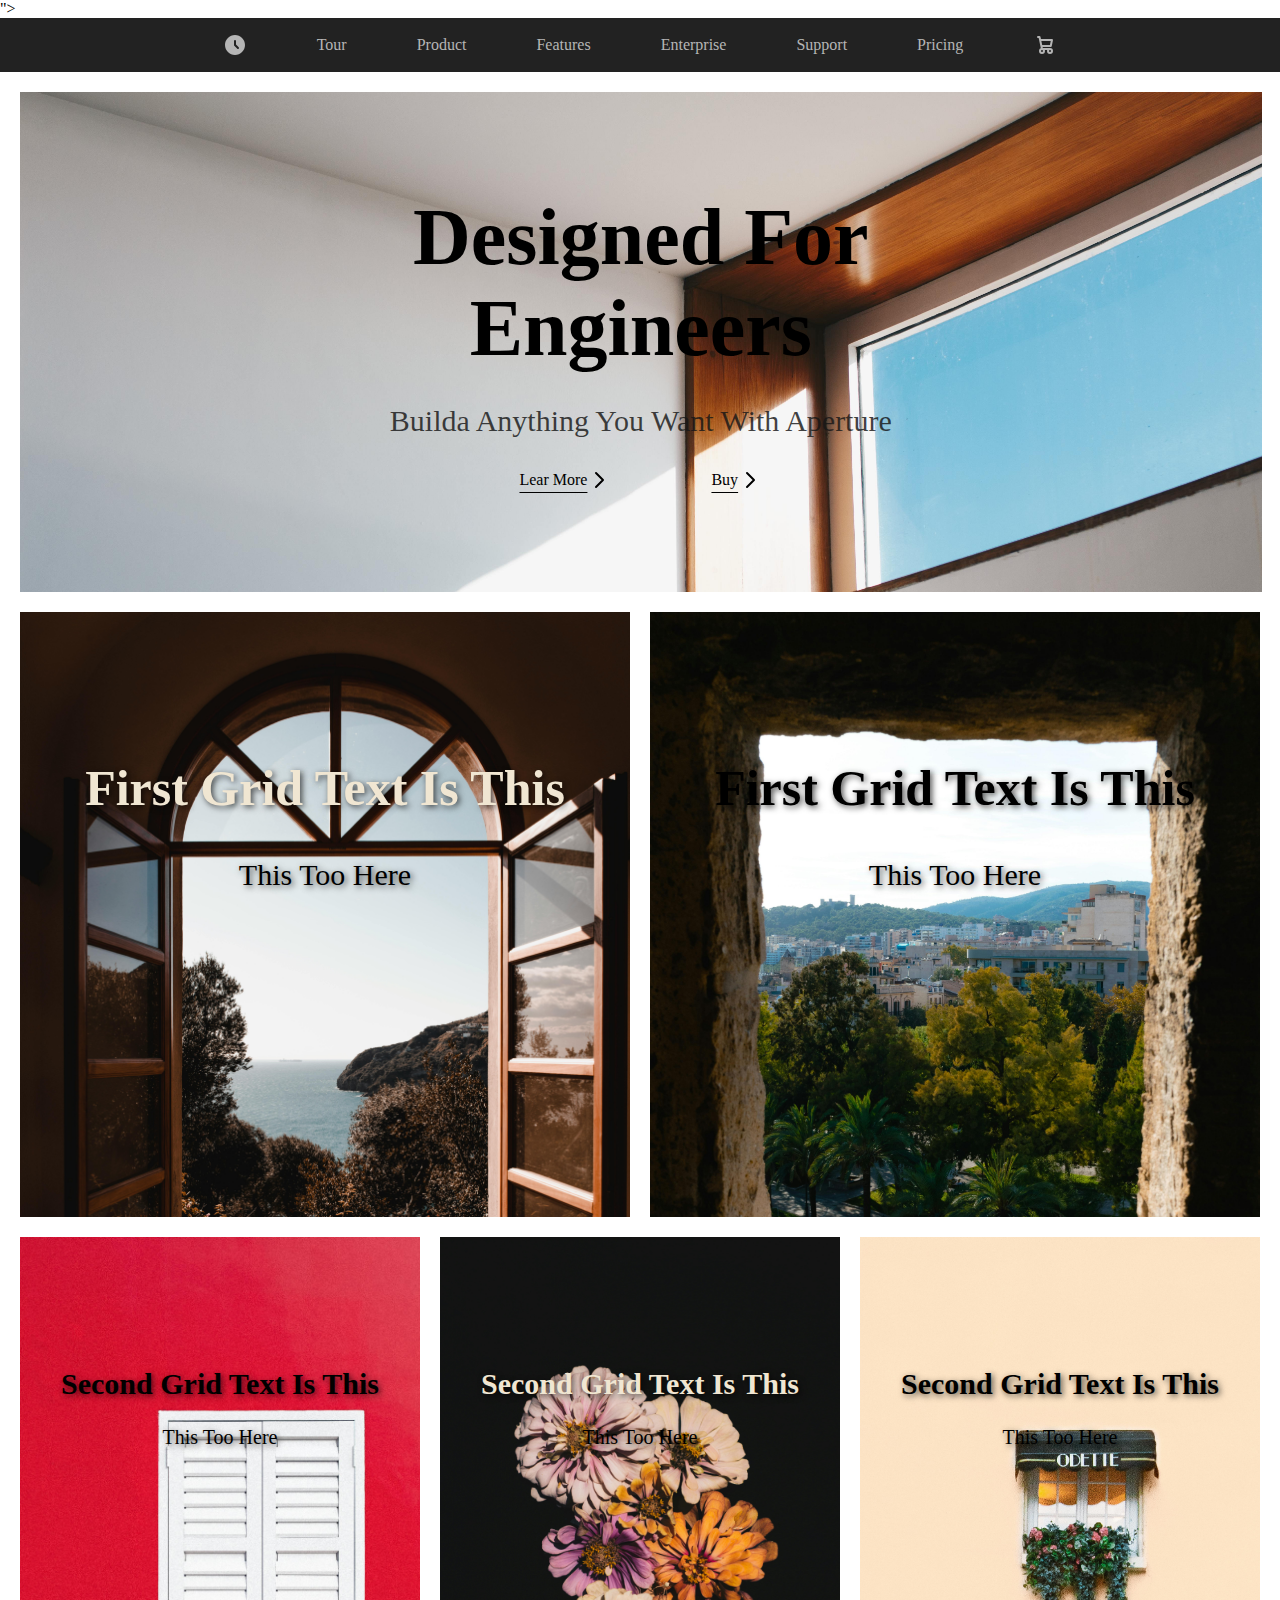
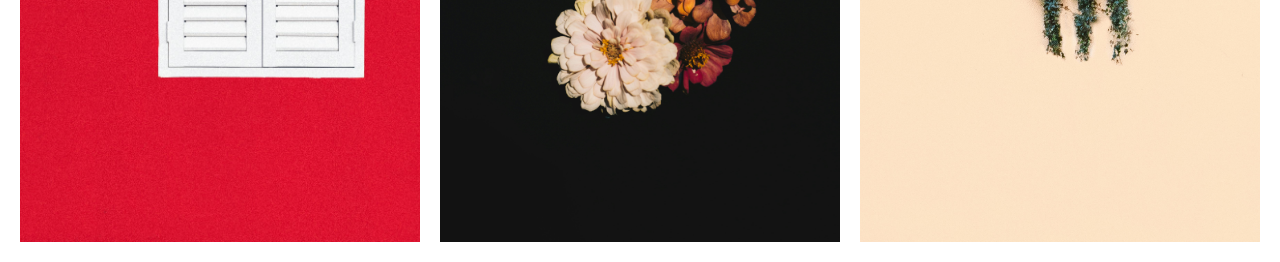
<file: index.html>
<!DOCTYPE html>
<html lang="en">
    <head>
        <meta charset="UTF-8">
        <meta name="viewport" content="width=device-width, initial-scale=1.0">
        <link rel="icon" href="https://img.icons8.com/material-rounded/24/clock.png" alt="clock"/>">
        <title>Clock</title>
        <link rel="stylesheet" href="style.css">
    </head>
    <body>
        <div class="header">
            <svg class="w-6 h-6 text-gray-800 dark:text-white"
                aria-hidden="true" xmlns="http://www.w3.org/2000/svg" width="24"
                height="24" fill="currentColor" viewBox="0 0 24 24">
                <path fill-rule="evenodd"
                    d="M2 12C2 6.477 6.477 2 12 2s10 4.477 10 10-4.477 10-10 10S2 17.523 2 12Zm11-4a1 1 0 1 0-2 0v4a1 1 0 0 0 .293.707l3 3a1 1 0 0 0 1.414-1.414L13 11.586V8Z"
                    clip-rule="evenodd" />
            </svg>

            <a href>tour</a>
            <a href>product</a>
            <a href>features</a>
            <a href>enterprise</a>
            <a href>support</a>
            <a href>pricing</a>
            <svg class="w-6 h-6 text-gray-800 dark:text-white"
                aria-hidden="true" xmlns="http://www.w3.org/2000/svg" width="24"
                height="24" fill="none" viewBox="0 0 24 24">
                <path stroke="currentColor" stroke-linecap="round"
                    stroke-linejoin="round" stroke-width="2"
                    d="M5 4h1.5L9 16m0 0h8m-8 0a2 2 0 1 0 0 4 2 2 0 0 0 0-4Zm8 0a2 2 0 1 0 0 4 2 2 0 0 0 0-4Zm-8.5-3h9.25L19 7H7.312" />
            </svg>
        </div>
        <div class="main">
            <h1>designed for <br>engineers</h1>
            <p>builda anything you want with aperture</p>
            <div class="contact">
                <a href="contact.html">lear more
                    <svg
                        class="w-6 h-6 text-gray-800 dark:text-white"
                        aria-hidden="true" xmlns="http://www.w3.org/2000/svg"
                        width="24" height="24" fill="none" viewBox="0 0 24 24">
                        <path stroke="currentColor" stroke-linecap="round"
                            stroke-linejoin="round" stroke-width="2"
                            d="m9 5 7 7-7 7" />
                    </svg>
                </a>
                <a href="contact.html">buy
                    <svg
                        class="w-6 h-6 text-gray-800 dark:text-white"
                        aria-hidden="true" xmlns="http://www.w3.org/2000/svg"
                        width="24" height="24" fill="none" viewBox="0 0 24 24">
                        <path stroke="currentColor" stroke-linecap="round"
                            stroke-linejoin="round" stroke-width="2"
                            d="m9 5 7 7-7 7" />
                    </svg>
                </a>
            </div>
        </div>
        <div class="twoImgGrid">
            <div class="one">
                <h2>first grid text is this</h2>
                <p>this too here</p>
            </div>
            <div class="two">
                <h2>first grid text is this</h2>
                <p>this too here</p>
            </div>
        </div>
        <div class="threImgGrid">
            <div class="three">
                <h2>second grid text is this</h2>
                <p>this too here</p>
            </div>
            <div class="four">
                <h2>second grid text is this</h2>
                <p>this too here</p>
            </div>
            <div class="five">
                <h2>second grid text is this</h2>
                <p>this too here</p>
            </div>
        </div>
    </body>
</html>
</file>
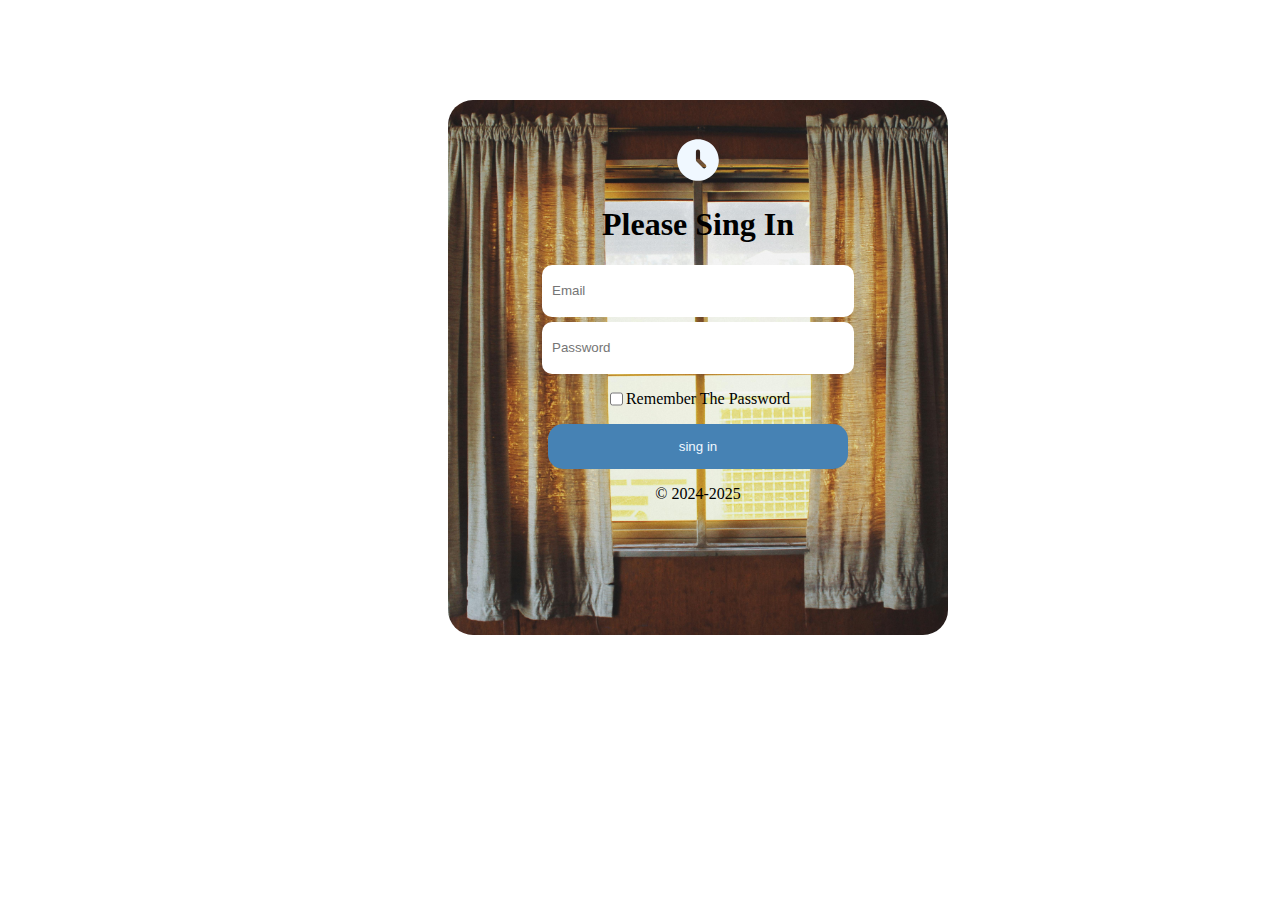
<file: contact.html>
<!DOCTYPE html>
<html lang="en">
    <head>
        <meta charset="UTF-8">
        <meta name="viewport" content="width=device-width, initial-scale=1.0">
        <link rel="icon" href="https://img.icons8.com/ios/50/enter-2.png" alt="enter-2">
        <title>contact</title>
        <link rel="stylesheet" href="style.css">
    </head>
    <body>
        <div class="this">
            <div class="log">
                <svg class="w-6 h-6 text-gray-800 dark:text-white"
                    aria-hidden="true" xmlns="http://www.w3.org/2000/svg"
                    width="50"
                    height="50" fill="currentColor" viewBox="0 0 24 24">
                    <path fill-rule="evenodd"
                        d="M2 12C2 6.477 6.477 2 12 2s10 4.477 10 10-4.477 10-10 10S2 17.523 2 12Zm11-4a1 1 0 1 0-2 0v4a1 1 0 0 0 .293.707l3 3a1 1 0 0 0 1.414-1.414L13 11.586V8Z"
                        clip-rule="evenodd" />
                </svg>
                <h1>please sing in</h1>
                <div class="inputes">
                    <input type="email" name id placeholder="Email">
                    <input type="password" name id placeholder="Password">
                </div>
                <div class="check">
                    <input type="checkbox" name id>
                    <p>remember the password</p>
                </div>
                <button>sing in</button>
                <p> &#169 2024-2025</p>
            </div>
        </div>
    </body>
</html>
</file>
<file: style.css>
body {
    margin: 0;
    padding: 0;
}

.header {
    height: 10%;
    width: 100%;
    background-color: rgb(34, 34, 34);
    display: flex;
    justify-content: center;
    align-items: center;
    gap: 70px;
    padding: 15px 0;
}

.header svg {
    color: rgb(181, 181, 181);
}

.header svg:hover {
    color: rgb(255, 255, 255);
}

.header a {
    text-decoration: none;
    color: rgb(181, 181, 181);
    text-transform: capitalize;
}

.header a:hover {
    color: rgb(255, 255, 255);
}

.main {
    height: 500px;
    width: 97%;
    display: flex;
    flex-direction: column;
    justify-content: center;
    align-items: center;
    margin: 20px;
    background-image: url(img/main.jpg);
    background-size: cover;
    background-repeat: no-repeat;
    text-align: center;
    text-transform: capitalize;
}

.main h1 {
    font-size: 80px;
    margin: 0;
}

.main p {
    font-size: 30px;
    color: rgba(23, 23, 23, 0.812);
}

.contact {
    display: flex;
    flex-direction: row;
    align-items: center;
    gap: 100px;
}

.contact a {
    display: flex;
    flex-direction: row;
    align-items: center;
    color: black;
    text-underline-offset: 7px;
}

.contact a:hover {
    color: blue;
}

.twoImgGrid {
    margin: 20px;
    display: grid;
    grid-template-columns: 1fr 1fr;
    gap: 20px;
}

.twoImgGrid div {
    height: 500px;
    text-align: center;
    text-transform: capitalize;
    padding-top: 105px;

}

.twoImgGrid h2 {
    font-size: 50px;
    text-shadow: 2px 2px 6px rgba(0, 0, 0, 0.7)
}

.twoImgGrid p {
    font-size: 30px;
    text-shadow: 2px 2px 6px rgba(0, 0, 0, 0.7)
}

.twoImgGrid .one {
    background-image: url(img/side1.jpg);
    background-size: cover;
    font-size: 50px;
    color: #f0e6d2;

}

.twoImgGrid .two {
    background-image: url(img/side2.jpg);
    background-size: cover;
}

.threImgGrid {
    display: grid;
    grid-template-columns: repeat(3, 1fr);
    text-align: center;
    gap: 20px;
    margin: 20px;
    text-transform: capitalize;
}

.threImgGrid h2 {
    font-size: 30px;
    text-shadow: 2px 2px 6px rgba(0, 0, 0, 0.7)
}

.threImgGrid p {
    font-size: 20px;
    text-shadow: 2px 2px 6px rgba(0, 0, 0, 0.7)
}

.threImgGrid div {
    height: 500px;
    padding-top: 105px;
}

.threImgGrid .three {
    background-image: url(img/side3.jpg);
    background-size: cover;
}

.threImgGrid .four {
    background-image: url(img/side7.jpg);
    background-size: cover;
    color: #f0e6d2;
}

.threImgGrid .five {
    background-image: url(img/side5.jpg);
    background-size: cover;
}

.this {
    height: 100%;
    width: 100%;
    position: relative;
}

.log {
    position: absolute;
    top: 100px;
    left: 35%;
    height: 500px;
    width: 500px;
    display: flex;
    align-items: center;
    flex-direction: column;
    background-image: url(img/contact.jpg);
    background-size: cover;
    background-position: 45%;
    border-radius: 25px;
    padding-top: 35px;
    color: aliceblue;
    text-transform: capitalize;
}

.log h1,p{
    color: black;
}

.log .inputes{
    display: flex;
    flex-direction: column;
    justify-content: center;
    align-items: center;
    gap: 5px;
}

.inputes input{
    height: 50px;
    width: 300px;
    border: 0;
    border-radius: 10px;
    padding-left: 10px;
}

.log .check{
    display: flex;
    justify-content: flex-start;
}

.log button{
    padding: 15px 30px;
    width: 60%;
    border: 0;
    border-radius: 15px;
    background-color: steelblue;
    color: aliceblue;
}
</file>
